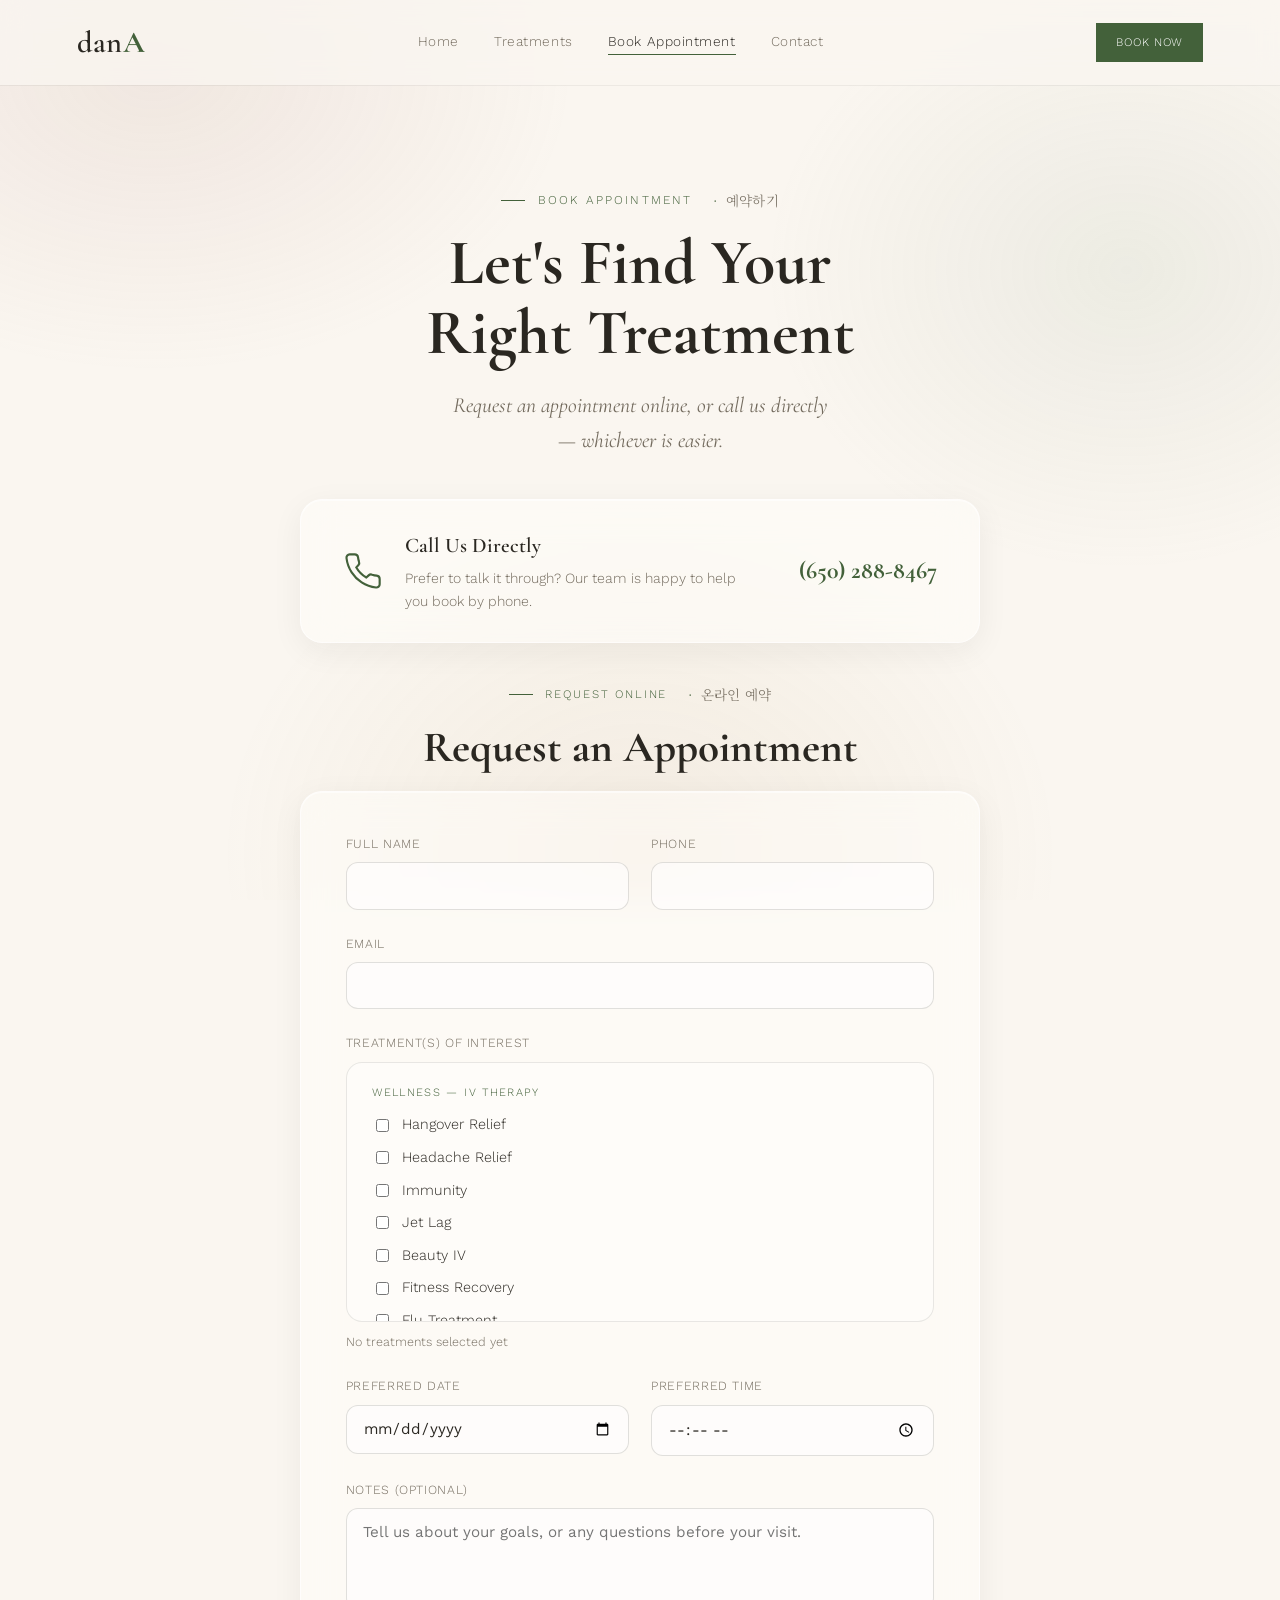
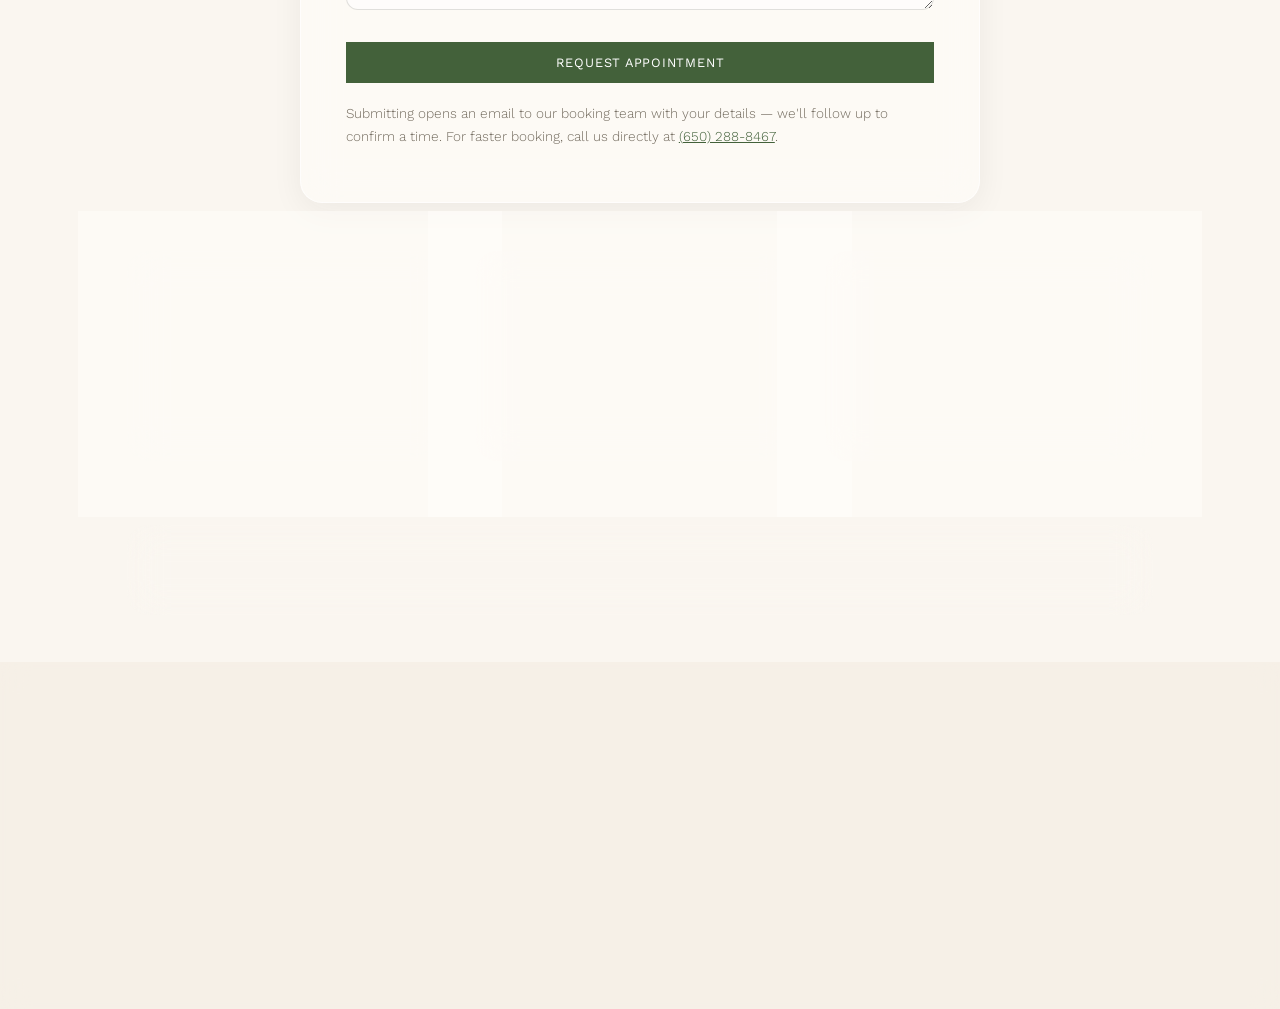
<file: book (2).html>
<!DOCTYPE html>
<html lang="en">
<head>
<meta charset="UTF-8">
<meta name="viewport" content="width=device-width, initial-scale=1.0">
<title>Book Appointment — danA Wellness</title>
<link rel="stylesheet" href="style.css">
</head>
<body>

<header class="site">
  <a href="index.html" class="logo"><span class="lc">dan</span><span class="cap">A</span></a>
  <nav class="main">
    <a href="index.html">Home</a>
    <a href="treatments.html">Treatments</a>
    <a href="book.html" class="active">Book Appointment</a>
    <a href="contact.html">Contact</a>
  </nav>
  <div style="display:flex;align-items:center;gap:1rem;">
    <a href="book.html" class="btn filled small">Book Now</a>
    <button class="nav-toggle" aria-label="Menu"><span></span><span></span><span></span></button>
  </div>
</header>

<section class="page-hero" style="padding-bottom:2.5rem;">
  <div class="eyebrow" style="justify-content:center;">Book Appointment<span class="kr-inline"><span class="dot">·</span>예약하기</span></div>
  <h1>Let's Find Your<br>Right Treatment</h1>
  <p class="sub" style="margin-top:1rem;">Request an appointment online, or call us directly — whichever is easier.</p>
</section>

<section class="wrap" style="padding-top:0; padding-bottom:2.5rem;">
  <a href="tel:+16502888467" class="call-banner glass">
    <div class="cb-left">
      <div class="ic"><svg viewBox="0 0 24 24" fill="none" stroke="currentColor" stroke-width="1.3"><path d="M22 16.9v3a2 2 0 0 1-2.2 2 19.8 19.8 0 0 1-8.6-3.1 19.5 19.5 0 0 1-6-6A19.8 19.8 0 0 1 2.1 4.2 2 2 0 0 1 4 2h3a2 2 0 0 1 2 1.7c.1.9.3 1.8.6 2.7a2 2 0 0 1-.4 2.1L8 9.9a16 16 0 0 0 6 6l1.4-1.3a2 2 0 0 1 2.1-.4c.9.3 1.8.5 2.7.6a2 2 0 0 1 1.8 2Z"/></svg></div>
      <div>
        <h3>Call Us Directly</h3>
        <p>Prefer to talk it through? Our team is happy to help you book by phone.</p>
      </div>
    </div>
    <span class="cb-number">(650) 288-8467</span>
  </a>
</section>

<section class="wrap" id="booking-form" style="padding-top:0;">
  <div class="eyebrow" style="justify-content:center;">Request Online<span class="kr-inline"><span class="dot">·</span>온라인 예약</span></div>
  <h2 style="text-align:center;">Request an Appointment</h2>
  <div class="form-wrap glass">
    <form id="bookingForm">
      <div class="field-row">
        <div class="field">
          <label for="b-name">Full Name</label>
          <input type="text" id="b-name" required>
        </div>
        <div class="field">
          <label for="b-phone">Phone</label>
          <input type="tel" id="b-phone" required>
        </div>
      </div>

      <div class="field">
        <label for="b-email">Email</label>
        <input type="email" id="b-email" required>
      </div>

      <div class="field">
        <label>Treatment(s) of Interest</label>
        <div class="check-groups" id="treatmentChecks">
          <fieldset>
            <legend>Wellness — IV Therapy</legend>
            <label><input type="checkbox" value="Hangover Relief">Hangover Relief</label>
            <label><input type="checkbox" value="Headache Relief">Headache Relief</label>
            <label><input type="checkbox" value="Immunity">Immunity</label>
            <label><input type="checkbox" value="Jet Lag">Jet Lag</label>
            <label><input type="checkbox" value="Beauty IV">Beauty IV</label>
            <label><input type="checkbox" value="Fitness Recovery">Fitness Recovery</label>
            <label><input type="checkbox" value="Flu Treatment">Flu Treatment</label>
            <label><input type="checkbox" value="Myers Cocktail">Myers Cocktail</label>
            <label><input type="checkbox" value="Food Poisoning Support">Food Poisoning Support</label>
            <label><input type="checkbox" value="Post-Surgery Support">Post-Surgery Support</label>
            <label><input type="checkbox" value="NAD+ IV Therapy">NAD+ IV Therapy</label>
          </fieldset>
          <fieldset>
            <legend>Wellness — Injections</legend>
            <label><input type="checkbox" value="Vitamin B12">Vitamin B12</label>
            <label><input type="checkbox" value="Vitamin D3">Vitamin D3</label>
            <label><input type="checkbox" value="Glutathione">Glutathione</label>
            <label><input type="checkbox" value="Biotin">Biotin</label>
            <label><input type="checkbox" value="GLP-1 Microdosing">GLP-1 Microdosing</label>
          </fieldset>
          <fieldset>
            <legend>Aesthetics</legend>
            <label><input type="checkbox" value="Neurotoxins (Botox / Dysport / Xeomin)">Neurotoxins (Botox / Dysport / Xeomin)</label>
            <label><input type="checkbox" value="Dermal Fillers">Dermal Fillers</label>
            <label><input type="checkbox" value="Skin Boosters">Skin Boosters</label>
            <label><input type="checkbox" value="RF Microneedling">RF Microneedling</label>
            <label><input type="checkbox" value="Oligio Skin Tightening">Oligio Skin Tightening</label>
            <label><input type="checkbox" value="Dermotoxin">Dermotoxin</label>
          </fieldset>
          <fieldset>
            <legend>Signature Korean Skin Treatments</legend>
            <label><input type="checkbox" value="The Upkeeper — $219">The Upkeeper — $219</label>
            <label><input type="checkbox" value="The Devotee — $349">The Devotee — $349</label>
            <label><input type="checkbox" value="The Disciple — $949">The Disciple — $949</label>
            <label><input type="checkbox" value="The Evangelist — $1,499">The Evangelist — $1,499</label>
            <label><input type="checkbox" value="The Idealist — $2,199">The Idealist — $2,199</label>
          </fieldset>
          <fieldset>
            <legend>Special Offers</legend>
            <label><input type="checkbox" value="Xeomin Botox Bank">Xeomin Botox Bank</label>
            <label><input type="checkbox" value="Choose Your Own IV Package">Choose Your Own IV Package</label>
            <label><input type="checkbox" value="Oligio + Rejuran + Beauty IV Special">Oligio + Rejuran + Beauty IV Special</label>
          </fieldset>
          <fieldset>
            <legend>Not Sure Yet</legend>
            <label><input type="checkbox" value="I'd like a consultation">I'd like a consultation</label>
          </fieldset>
        </div>
        <span class="selected-count" id="selectedCount">No treatments selected yet</span>
      </div>

      <div class="field-row">
        <div class="field">
          <label for="b-date">Preferred Date</label>
          <input type="date" id="b-date">
        </div>
        <div class="field">
          <label for="b-time">Preferred Time</label>
          <input type="time" id="b-time">
        </div>
      </div>

      <div class="field">
        <label for="b-notes">Notes (optional)</label>
        <textarea id="b-notes" rows="4" placeholder="Tell us about your goals, or any questions before your visit."></textarea>
      </div>

      <button type="submit" class="btn filled" style="width:100%; justify-content:center;">Request Appointment</button>
      <p class="form-note">Submitting opens an email to our booking team with your details — we'll follow up to confirm a time. For faster booking, call us directly at <a href="tel:+16502888467" style="color:var(--rose-deep);">(650) 288-8467</a>.</p>
    </form>

    <div class="form-success" id="bookSuccess">
      Thank you — your email client should now be open with your request. If it didn't open, please email us directly at <a href="mailto:contact@danawellness.com" style="color:var(--rose-deep);">contact@danawellness.com</a>.
    </div>
  </div>
</section>

<section class="wrap" style="padding-top:3rem;">
  <div class="info-grid">
    <div class="info-card glass">
      <div class="ic"><svg viewBox="0 0 24 24" fill="none" stroke="currentColor" stroke-width="1.3"><path d="M4 5h16v14H4z"/><path d="M4 8h16"/><path d="M8 3v4M16 3v4"/></svg></div>
      <h4>Hours</h4>
      <p>[Add clinic hours here]<br>e.g. Tue–Sat, 10am–6pm</p>
    </div>
    <div class="info-card glass">
      <div class="ic"><svg viewBox="0 0 24 24" fill="none" stroke="currentColor" stroke-width="1.3"><path d="M22 16.9v3a2 2 0 0 1-2.2 2 19.8 19.8 0 0 1-8.6-3.1 19.5 19.5 0 0 1-6-6A19.8 19.8 0 0 1 2.1 4.2 2 2 0 0 1 4 2h3a2 2 0 0 1 2 1.7c.1.9.3 1.8.6 2.7a2 2 0 0 1-.4 2.1L8 9.9a16 16 0 0 0 6 6l1.4-1.3a2 2 0 0 1 2.1-.4c.9.3 1.8.5 2.7.6a2 2 0 0 1 1.8 2Z"/></svg></div>
      <h4>Call Us</h4>
      <p><a href="tel:+16502888467" style="color:inherit;">(650) 288-8467</a></p>
    </div>
    <div class="info-card glass">
      <div class="ic"><svg viewBox="0 0 24 24" fill="none" stroke="currentColor" stroke-width="1.3"><rect x="3" y="5" width="18" height="14" rx="1"/><path d="M3 7l9 6 9-6"/></svg></div>
      <h4>Email</h4>
      <p><a href="mailto:contact@danawellness.com" style="color:inherit;">contact@danawellness.com</a></p>
    </div>
  </div>

  <details class="guidance glass">
    <summary>Treatment Guidance</summary>
    <p>Each treatment is personalized to the individual's skin, health history, goals, and treatment plan. Medical consultations, pre-care instructions, post-care instructions, expected results, and frequently asked questions are provided as part of the treatment experience when applicable.</p>
  </details>
</section>

<footer class="site">
  <div class="wrap">
    <div class="foot-grid">
      <div>
        <div class="foot-logo"><span class="lc">dan</span><span class="cap">A</span> Wellness</div>
        <p class="foot-desc">Beauty and wellness, together. Personalized aesthetic and wellness care rooted in Korean skincare philosophy.</p>
      </div>
      <div class="foot-col">
        <h5>Visit</h5>
        <a href="index.html">Home</a>
        <a href="treatments.html">Treatments</a>
        <a href="book.html">Book Appointment</a>
        <a href="contact.html">Contact</a>
      </div>
      <div class="foot-col">
        <h5>Contact</h5>
        <a href="mailto:contact@danawellness.com">contact@danawellness.com</a>
        <a href="tel:+16502888467">(650) 288-8467</a>
        <a href="contact.html">215 N San Mateo Dr, San Mateo, CA 94401</a>
      </div>
    </div>
    <div class="foot-bottom">
      <span>© 2026 danA Wellness.</span>
      <span>단아하다 · graceful, refined, quietly elegant.</span>
    </div>
  </div>
</footer>
<script src="script.js"></script>
</body>
</html>
</file>
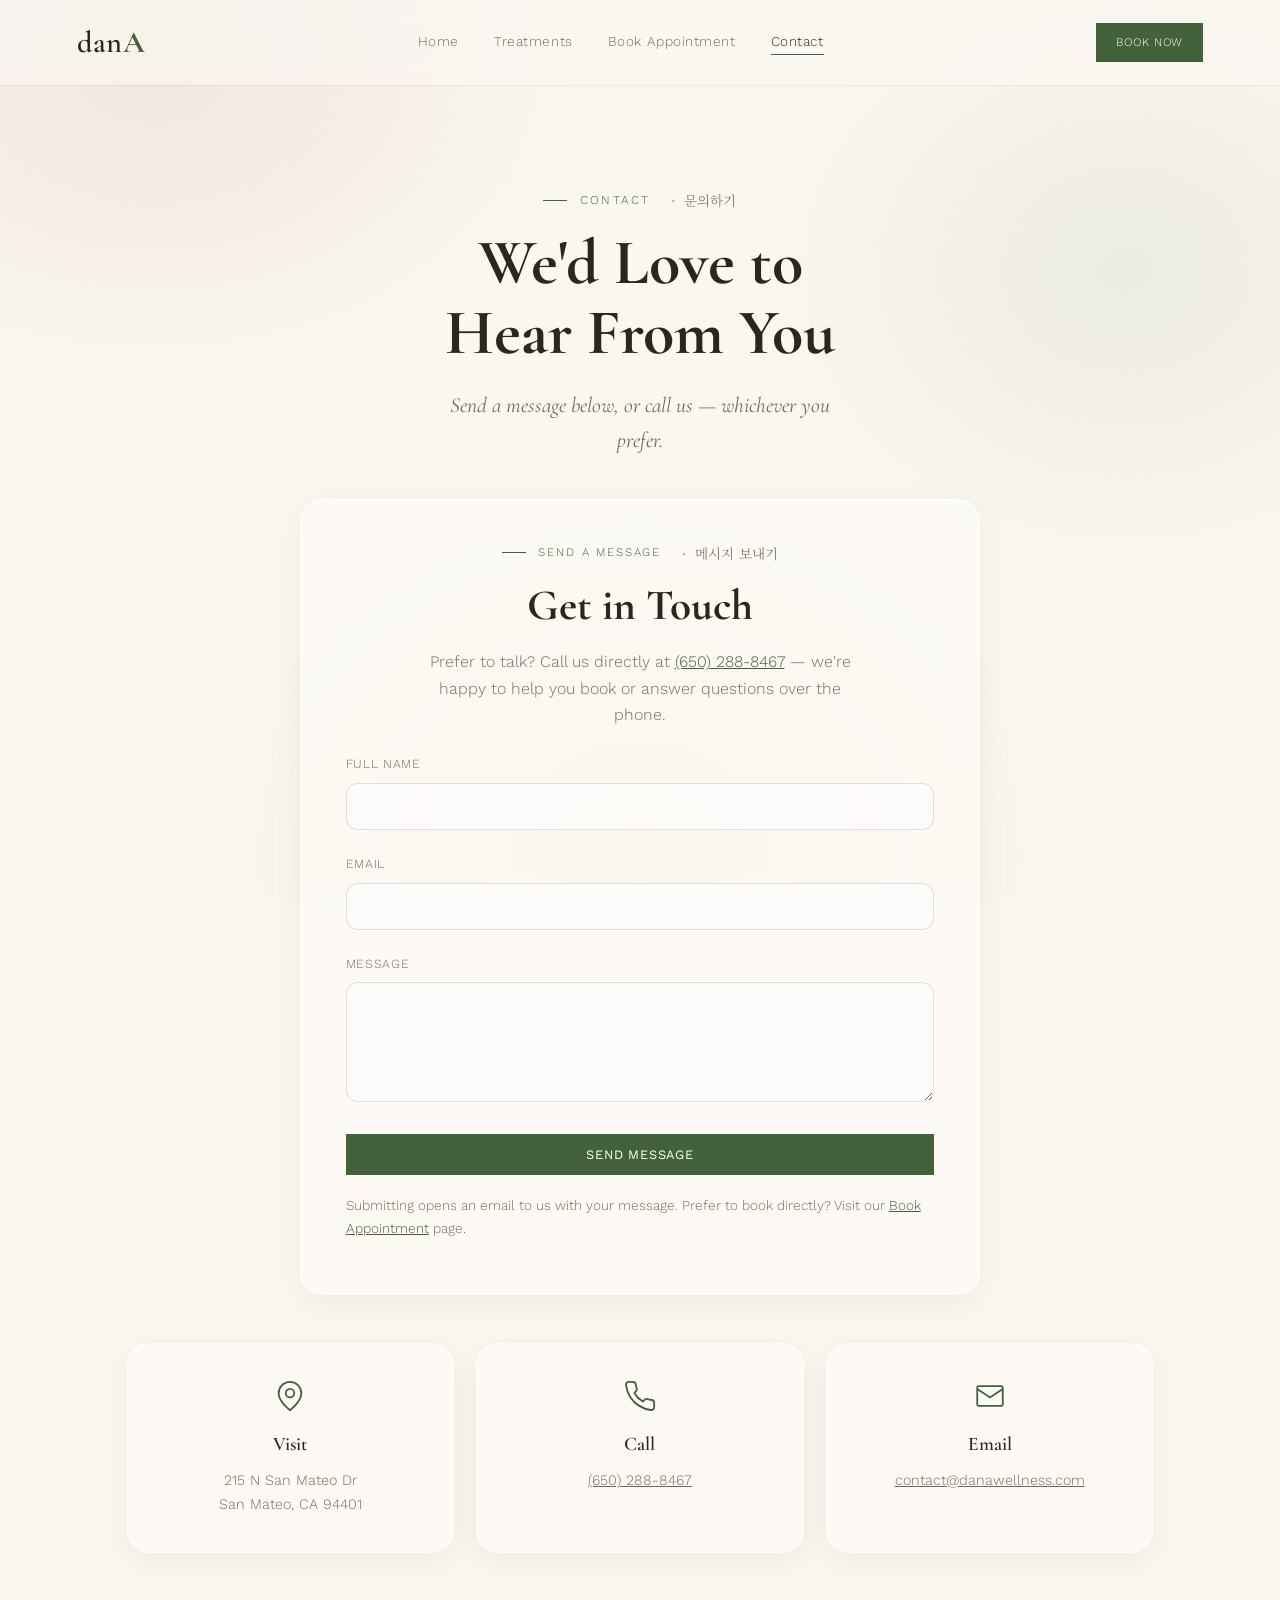
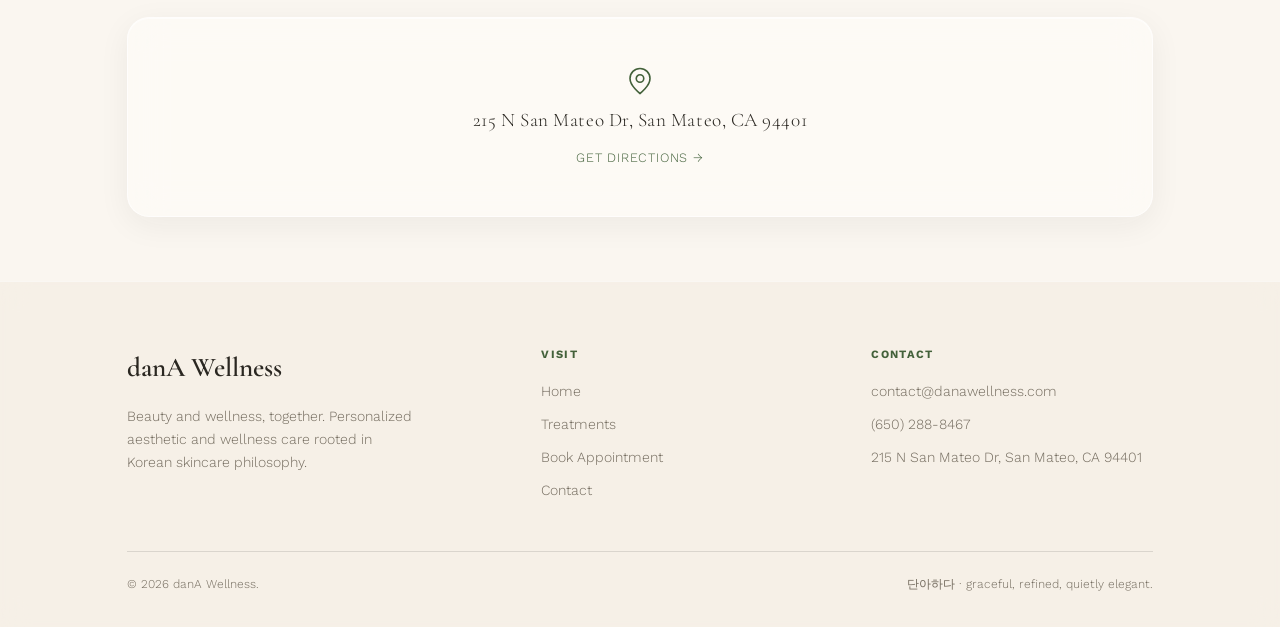
<file: contact (2).html>
<!DOCTYPE html>
<html lang="en">
<head>
<meta charset="UTF-8">
<meta name="viewport" content="width=device-width, initial-scale=1.0">
<title>Contact — danA Wellness</title>
<link rel="stylesheet" href="style.css">
</head>
<body>

<header class="site">
  <a href="index.html" class="logo"><span class="lc">dan</span><span class="cap">A</span></a>
  <nav class="main">
    <a href="index.html">Home</a>
    <a href="treatments.html">Treatments</a>
    <a href="book.html">Book Appointment</a>
    <a href="contact.html" class="active">Contact</a>
  </nav>
  <div style="display:flex;align-items:center;gap:1rem;">
    <a href="book.html" class="btn filled small">Book Now</a>
    <button class="nav-toggle" aria-label="Menu"><span></span><span></span><span></span></button>
  </div>
</header>

<section class="page-hero" style="padding-bottom:2.5rem;">
  <div class="eyebrow" style="justify-content:center;">Contact<span class="kr-inline"><span class="dot">·</span>문의하기</span></div>
  <h1>We'd Love to<br>Hear From You</h1>
  <p class="sub" style="margin-top:1rem;">Send a message below, or call us — whichever you prefer.</p>
</section>

<section class="wrap" style="padding-top:0;">
  <div class="form-wrap glass">
    <div class="eyebrow" style="justify-content:center;">Send a Message<span class="kr-inline"><span class="dot">·</span>메시지 보내기</span></div>
    <h2 style="text-align:center;">Get in Touch</h2>
    <p style="text-align:center; margin:0 auto 1.6rem; max-width:44ch;">Prefer to talk? Call us directly at <a href="tel:+16502888467" style="color:var(--rose-deep);">(650) 288-8467</a> — we're happy to help you book or answer questions over the phone.</p>
    <form id="contactForm" style="margin-top:1.5rem;">
      <div class="field">
        <label for="c-name">Full Name</label>
        <input type="text" id="c-name" required>
      </div>
      <div class="field">
        <label for="c-email">Email</label>
        <input type="email" id="c-email" required>
      </div>
      <div class="field">
        <label for="c-message">Message</label>
        <textarea id="c-message" rows="5" required></textarea>
      </div>
      <button type="submit" class="btn filled" style="width:100%; justify-content:center;">Send Message</button>
      <p class="form-note">Submitting opens an email to us with your message. Prefer to book directly? Visit our <a href="book.html" style="color:var(--rose-deep);">Book Appointment</a> page.</p>
    </form>
    <div class="form-success" id="contactSuccess">
      Thank you for reaching out — your email client should now be open with your message. If it didn't open, please email us directly at <a href="mailto:contact@danawellness.com" style="color:var(--rose-deep);">contact@danawellness.com</a>.
    </div>
  </div>
</section>

<section class="wrap" style="padding-top:3rem;">
  <div class="info-grid">
    <div class="info-card glass">
      <div class="ic"><svg viewBox="0 0 24 24" fill="none" stroke="currentColor" stroke-width="1.3"><path d="M20 10c0 6-8 12-8 12S4 16 4 10a8 8 0 0 1 16 0Z"/><circle cx="12" cy="10" r="3"/></svg></div>
      <h4>Visit</h4>
      <p>215 N San Mateo Dr<br>San Mateo, CA 94401</p>
    </div>
    <div class="info-card glass">
      <div class="ic"><svg viewBox="0 0 24 24" fill="none" stroke="currentColor" stroke-width="1.3"><path d="M22 16.9v3a2 2 0 0 1-2.2 2 19.8 19.8 0 0 1-8.6-3.1 19.5 19.5 0 0 1-6-6A19.8 19.8 0 0 1 2.1 4.2 2 2 0 0 1 4 2h3a2 2 0 0 1 2 1.7c.1.9.3 1.8.6 2.7a2 2 0 0 1-.4 2.1L8 9.9a16 16 0 0 0 6 6l1.4-1.3a2 2 0 0 1 2.1-.4c.9.3 1.8.5 2.7.6a2 2 0 0 1 1.8 2Z"/></svg></div>
      <h4>Call</h4>
      <p><a href="tel:+16502888467" style="color:inherit;">(650) 288-8467</a></p>
    </div>
    <div class="info-card glass">
      <div class="ic"><svg viewBox="0 0 24 24" fill="none" stroke="currentColor" stroke-width="1.3"><rect x="3" y="5" width="18" height="14" rx="1"/><path d="M3 7l9 6 9-6"/></svg></div>
      <h4>Email</h4>
      <p><a href="mailto:contact@danawellness.com" style="color:inherit;">contact@danawellness.com</a></p>
    </div>
  </div>

  <a href="https://www.google.com/maps/search/?api=1&query=215+N+San+Mateo+Dr,+San+Mateo,+CA+94401" target="_blank" rel="noopener" class="map-block glass" style="text-decoration:none; flex-direction:column; gap:.6rem;">
    <svg width="30" height="30" viewBox="0 0 24 24" fill="none" stroke="currentColor" stroke-width="1.3" style="color:var(--rose-deep);"><path d="M20 10c0 6-8 12-8 12S4 16 4 10a8 8 0 0 1 16 0Z"/><circle cx="12" cy="10" r="3"/></svg>
    <span style="color:var(--ink); font-family:'Cormorant Garamond', serif; font-size:1.2rem;">215 N San Mateo Dr, San Mateo, CA 94401</span>
    <span style="font-size:.8rem; letter-spacing:.06em; text-transform:uppercase; color:var(--rose-deep);">Get Directions →</span>
  </a>
</section>

<footer class="site">
  <div class="wrap">
    <div class="foot-grid">
      <div>
        <div class="foot-logo"><span class="lc">dan</span><span class="cap">A</span> Wellness</div>
        <p class="foot-desc">Beauty and wellness, together. Personalized aesthetic and wellness care rooted in Korean skincare philosophy.</p>
      </div>
      <div class="foot-col">
        <h5>Visit</h5>
        <a href="index.html">Home</a>
        <a href="treatments.html">Treatments</a>
        <a href="book.html">Book Appointment</a>
        <a href="contact.html">Contact</a>
      </div>
      <div class="foot-col">
        <h5>Contact</h5>
        <a href="mailto:contact@danawellness.com">contact@danawellness.com</a>
        <a href="tel:+16502888467">(650) 288-8467</a>
        <a href="contact.html">215 N San Mateo Dr, San Mateo, CA 94401</a>
      </div>
    </div>
    <div class="foot-bottom">
      <span>© 2026 danA Wellness.</span>
      <span>단아하다 · graceful, refined, quietly elegant.</span>
    </div>
  </div>
</footer>
<script src="script.js"></script>
</body>
</html>
</file>
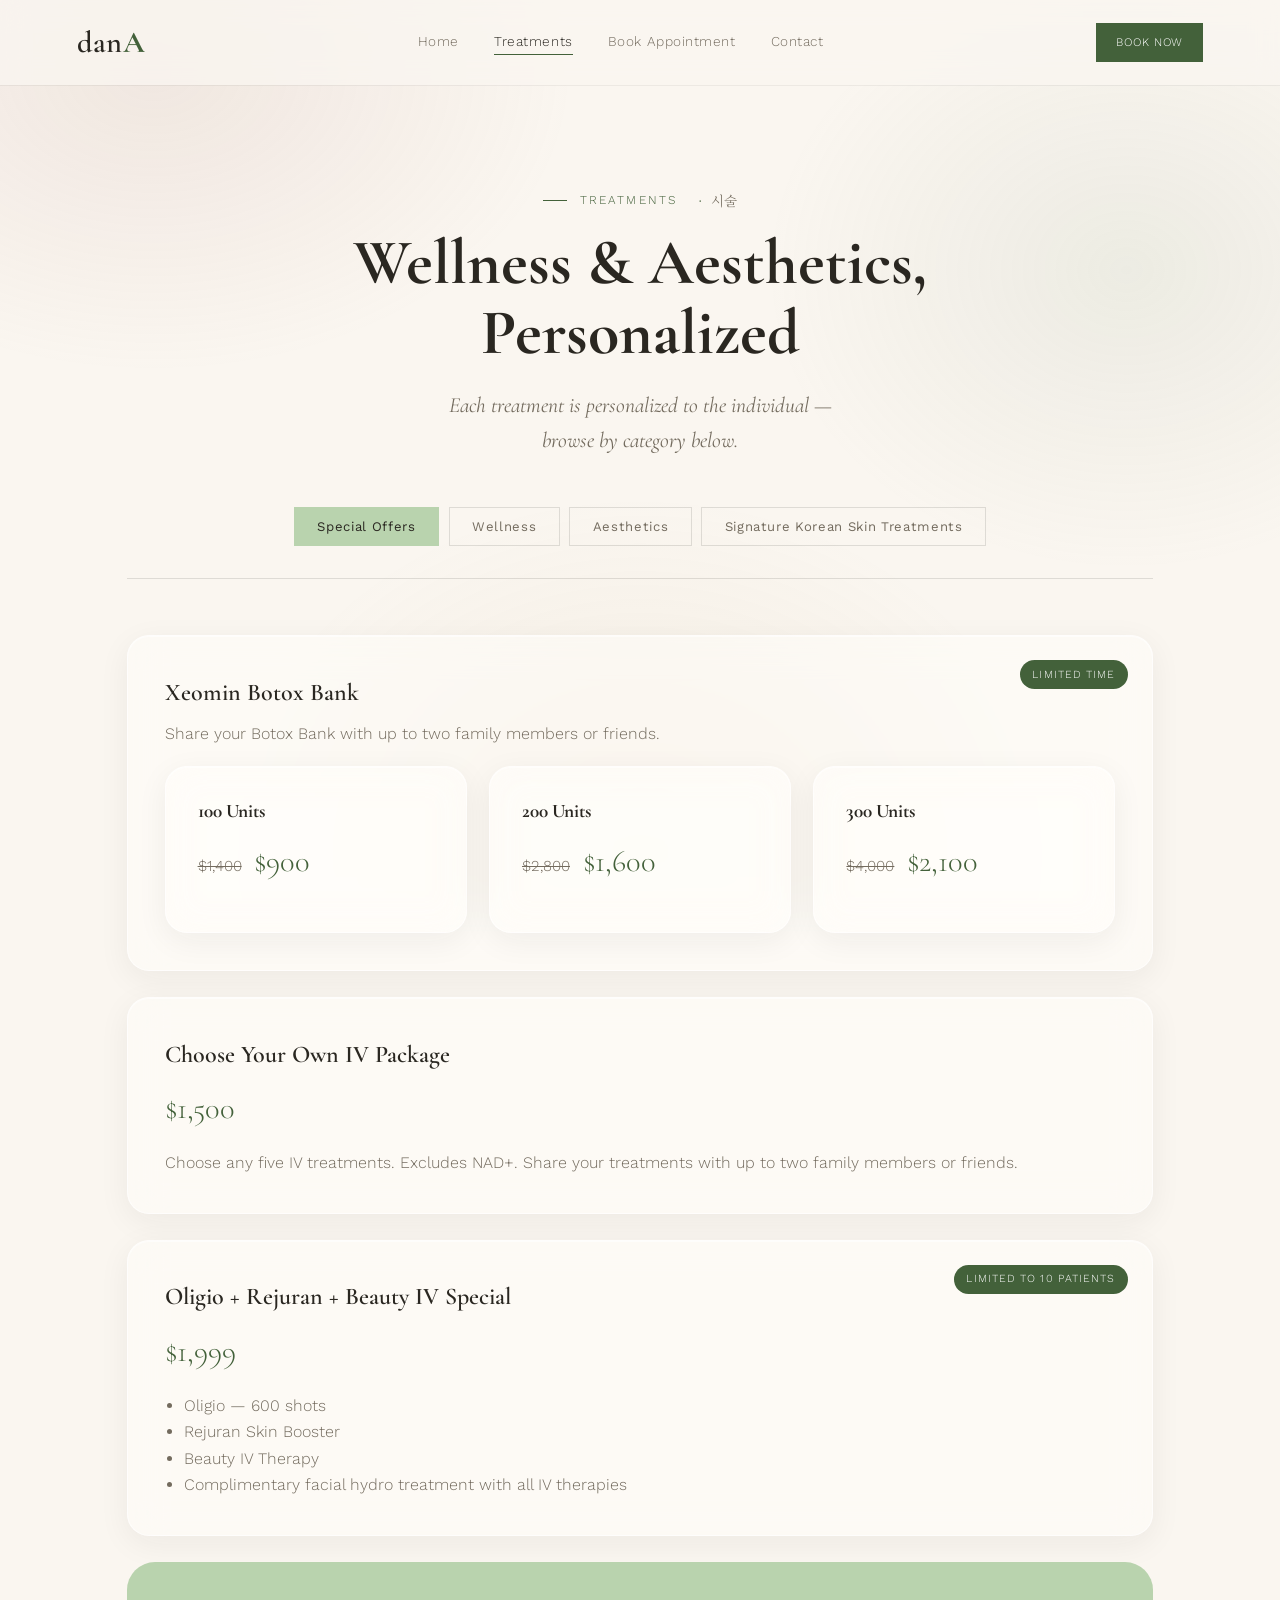
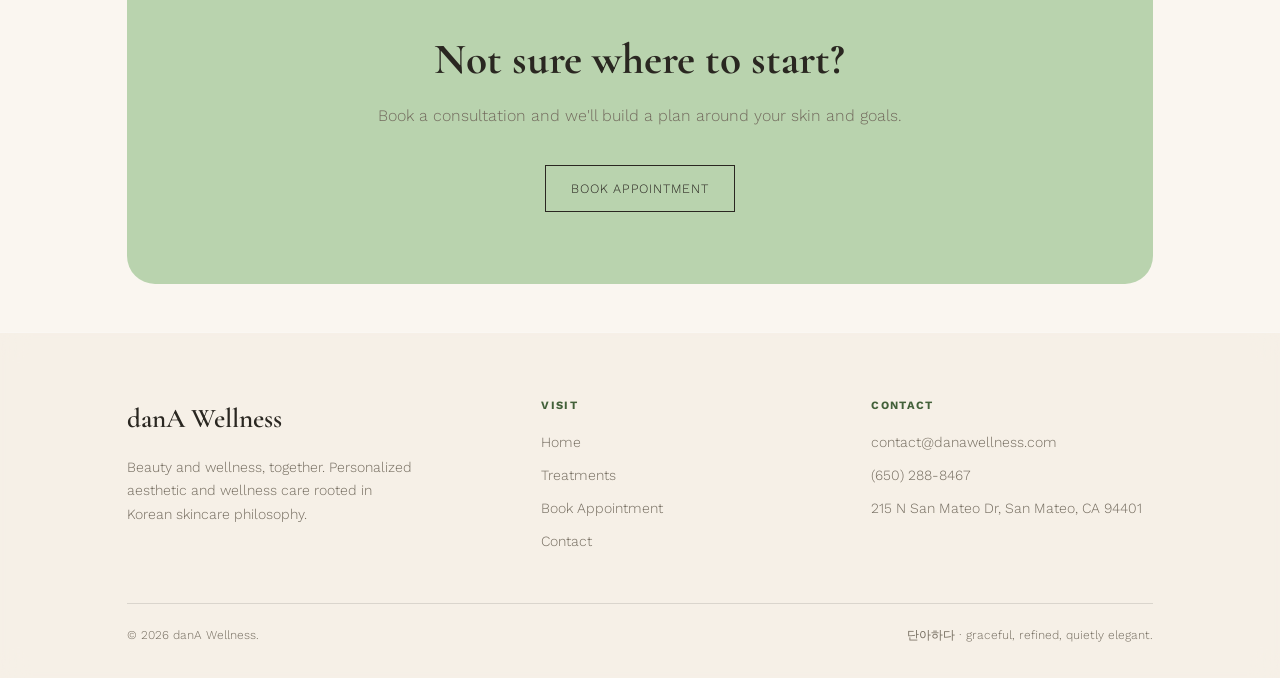
<file: treatments (2).html>
<!DOCTYPE html>
<html lang="en">
<head>
<meta charset="UTF-8">
<meta name="viewport" content="width=device-width, initial-scale=1.0">
<title>Treatments — danA Wellness</title>
<link rel="stylesheet" href="style.css">
</head>
<body>

<header class="site">
  <a href="index.html" class="logo"><span class="lc">dan</span><span class="cap">A</span></a>
  <nav class="main">
    <a href="index.html">Home</a>
    <a href="treatments.html" class="active">Treatments</a>
    <a href="book.html">Book Appointment</a>
    <a href="contact.html">Contact</a>
  </nav>
  <div style="display:flex;align-items:center;gap:1rem;">
    <a href="book.html" class="btn filled small">Book Now</a>
    <button class="nav-toggle" aria-label="Menu"><span></span><span></span><span></span></button>
  </div>
</header>

<section class="page-hero" style="padding-bottom:0;">
  <div class="eyebrow" style="justify-content:center;">Treatments<span class="kr-inline"><span class="dot">·</span>시술</span></div>
  <h1>Wellness &amp; Aesthetics,<br>Personalized</h1>
  <p class="sub">Each treatment is personalized to the individual — browse by category below.</p>
</section>

<section class="wrap" style="padding-top:3rem;">
  <div class="tabs">
    <button class="tab-btn active" data-tab="tab-offers">Special Offers</button>
    <button class="tab-btn" data-tab="tab-wellness">Wellness</button>
    <button class="tab-btn" data-tab="tab-aesthetics">Aesthetics</button>
    <button class="tab-btn" data-tab="tab-signature">Signature Korean Skin Treatments</button>
  </div>

  <!-- ===================== WELLNESS ===================== -->
  <div class="tab-panel" id="tab-wellness">

    <div class="group-title">IV Hydration &amp; Nutrient Therapy</div>
    <p class="group-sub">Tap any treatment to see what's included and its benefits.</p>

    <details class="item glass">
      <summary><span>Hangover Relief <span class="price">$299</span></span><span class="plus">+</span></summary>
      <div class="item-body">
        <p>Why spend an entire day recuperating? Get hangover recovery as soon as you need it. This IV revival drip can help alleviate headaches and nausea while helping you get back on your feet with a boost of energy and hydration.</p>
        <div class="cols">
          <div><h4>What's Included</h4><ul><li>B Complex</li><li>Zofran</li><li>Toradol</li></ul></div>
          <div><h4>Benefits</h4><ul><li>Headache relief</li><li>Nausea relief</li><li>Natural energy support</li><li>Rehydration</li><li>Replenishment of essential minerals and electrolytes</li><li>Relief from fatigue and stress</li><li>pH balance</li></ul></div>
        </div>
      </div>
    </details>

    <details class="item glass">
      <summary><span>Headache Relief <span class="price">$399</span></span><span class="plus">+</span></summary>
      <div class="item-body">
        <p>Who has time for headaches? Our Headache Relief IV Therapy contains anti-inflammatory medication and vitamins to help alleviate symptoms and support recovery.</p>
        <div class="cols">
          <div><h4>What's Included</h4><ul><li>Magnesium</li><li>Toradol</li><li>Benadryl</li></ul></div>
          <div><h4>Benefits</h4><ul><li>Headache relief</li><li>Nausea relief</li><li>Rehydration</li><li>Replenishment of essential nutrients</li></ul></div>
        </div>
      </div>
    </details>

    <details class="item glass">
      <summary><span>Immunity <span class="price">$349</span></span><span class="plus">+</span></summary>
      <div class="item-body">
        <p>Your immune system works hard to protect your body. Our Immunity IV Therapy provides essential nutrients to support your body's natural defenses.</p>
        <div class="cols">
          <div><h4>What's Included</h4><ul><li>Vitamin C</li><li>B Complex</li><li>Zinc</li><li>B12</li></ul></div>
          <div><h4>Benefits</h4><ul><li>Immune system support</li><li>Support for fighting infections</li><li>Replenishment of essential minerals and electrolytes</li><li>Natural energy support</li><li>Rehydration</li><li>pH balance</li></ul></div>
        </div>
      </div>
    </details>

    <details class="item glass">
      <summary><span>Jet Lag <span class="price">$389</span></span><span class="plus">+</span></summary>
      <div class="item-body">
        <p>Traveling across different time zones doesn't need to be a challenge. Our Jet Lag IV Therapy helps support your body's adjustment to changing time zones while providing energy and hydration.</p>
        <div class="cols">
          <div><h4>What's Included</h4><ul><li>Vitamin C</li><li>B Complex</li><li>Zinc</li><li>Magnesium</li><li>B12</li><li>Toradol</li><li>Pepcid</li></ul></div>
          <div><h4>Benefits</h4><ul><li>Headache relief</li><li>Anti-inflammatory support</li><li>Immune system support</li><li>Natural energy support</li><li>Rehydration</li><li>Replenishment of essential minerals and electrolytes</li></ul></div>
        </div>
      </div>
    </details>

    <details class="item glass">
      <summary><span>Beauty <span class="price">$399</span></span><span class="plus">+</span></summary>
      <div class="item-body">
        <p>Want to look and feel your very best? Our Beauty IV Therapy provides hydration and nutrients to support the health and appearance of your hair, skin, and nails.</p>
        <div class="cols">
          <div><h4>What's Included</h4><ul><li>Vitamin C</li><li>B Complex</li><li>Biotin</li><li>Glutathione</li></ul></div>
          <div><h4>Benefits</h4><ul><li>Supports the health, look, and feel of hair, skin, and nails</li><li>Cleanses and hydrates from the inside out</li><li>Supports antioxidant protection</li><li>Helps replenish essential nutrients</li><li>pH balance</li></ul></div>
        </div>
      </div>
    </details>

    <details class="item glass">
      <summary><span>Fitness Recovery <span class="price">$329</span></span><span class="plus">+</span></summary>
      <div class="item-body">
        <p>Get an edge on your performance with our Fitness Recovery IV Treatment. Designed for athletes and active individuals, this IV nutrition therapy supports recovery and energy.</p>
        <div class="cols">
          <div><h4>What's Included</h4><ul><li>B Complex</li><li>Taurine or Carnitine</li></ul></div>
          <div><h4>Benefits</h4><ul><li>Enhanced athletic performance</li><li>Supports muscle recovery and regeneration</li><li>Natural energy support</li><li>pH balance</li></ul></div>
        </div>
      </div>
    </details>

    <details class="item glass">
      <summary><span>Flu Treatment <span class="price">$399</span></span><span class="plus">+</span></summary>
      <div class="item-body">
        <p>Our Cold and Flu IV Treatment provides essential nutrients to support the immune system and help alleviate aches, pains, and other symptoms associated with illness.</p>
        <div class="cols">
          <div><h4>What's Included</h4><ul><li>Vitamin C</li><li>B Complex</li><li>Zinc</li><li>Magnesium</li><li>B12</li><li>Toradol</li><li>Pepcid</li></ul></div>
          <div><h4>Benefits</h4><ul><li>Headache and body ache relief</li><li>Anti-inflammatory support</li><li>Nausea relief</li><li>Immune system support</li><li>Energy and rehydration support</li></ul></div>
        </div>
      </div>
    </details>

    <details class="item glass">
      <summary><span>Myers Cocktail <span class="price">$299</span></span><span class="plus">+</span></summary>
      <div class="item-body">
        <p>The world-famous Myers Cocktail IV provides a blend of vitamins and minerals designed to support the body's natural systems. It may be used to support individuals experiencing migraine headaches, allergies, anxiety, muscle spasms, colds, flu, fatigue, and other concerns.</p>
        <div class="cols">
          <div><h4>What's Included</h4><ul><li>Vitamin C</li><li>B Complex</li><li>Magnesium</li><li>B12</li></ul></div>
          <div><h4>Potential Benefits</h4><ul><li>Mood support</li><li>Fatigue support</li><li>Muscle recovery</li><li>Support for muscle spasms and menstrual cramps</li><li>Athletic performance support</li><li>Immune system support</li></ul></div>
        </div>
      </div>
    </details>

    <details class="item glass">
      <summary><span>Food Poisoning Support <span class="price">$299</span></span><span class="plus">+</span></summary>
      <div class="item-body">
        <p>This IV therapy helps replenish fluids and electrolytes lost due to vomiting and diarrhea, which can help prevent dehydration and support recovery.</p>
        <div class="cols">
          <div><h4>What's Included</h4><ul><li>B Complex</li><li>Zofran</li><li>Toradol</li></ul></div>
          <div><h4>Benefits</h4><ul><li>Replenishes fluids and electrolytes</li><li>Supports recovery from dehydration</li><li>Helps restore energy levels</li><li>Provides anti-nausea support</li></ul></div>
        </div>
      </div>
    </details>

    <details class="item glass">
      <summary><span>Post-Surgery Support <span class="price">$349</span></span><span class="plus">+</span></summary>
      <div class="item-body">
        <p>Our postoperative IV includes Vitamin C, B Complex, Zinc, and anti-nausea medication. This synergistic blend may support energy production, immune function, wound healing, and recovery.</p>
        <div class="cols">
          <div><h4>What's Included</h4><ul><li>Vitamin C</li><li>B Complex</li><li>Zinc</li><li>Zofran</li></ul></div>
        </div>
      </div>
    </details>

    <div class="group-title">NAD+ IV Therapy</div>
    <div class="simple-list glass">
      <div style="display:flex; gap:2rem; flex-wrap:wrap; margin-bottom:.8rem;">
        <h3 style="margin:0;">NAD+ 500 mg — <span style="color:var(--rose-deep);">$699</span></h3>
        <h3 style="margin:0;">NAD+ 1,000 mg — <span style="color:var(--rose-deep);">$899</span></h3>
      </div>
      <p style="margin:0;">NAD+ is a coenzyme involved in numerous cellular processes and has become increasingly popular as part of wellness and healthy-aging protocols. NAD+ IV therapy is designed to support cellular energy and overall wellness. Treatment protocols should be personalized based on individual needs and medical evaluation.</p>
    </div>

    <div class="group-title">Wellness Injections</div>
    <div class="card-grid">
      <div class="tcard glass"><h3>Vitamin B12</h3><p style="margin:0;">A vitamin booster designed to support energy, metabolism, and overall wellness.</p></div>
      <div class="tcard glass"><h3>Vitamin D3</h3><p style="margin:0;">Vitamin D plays an important role in bone, muscle, and immune health. Supplementation may be appropriate for individuals with insufficient Vitamin D levels.</p></div>
      <div class="tcard glass"><h3>Glutathione</h3><p style="margin:0;">A powerful antioxidant that supports the body's natural cellular defense systems.</p></div>
      <div class="tcard glass"><h3>Biotin</h3><p style="margin:0;">Supports the natural proteins involved in healthy hair and nails.</p></div>
    </div>

    <div class="group-title">GLP-1 Microdosing</div>
    <div class="simple-list glass">
      <p>GLP-1 microdosing is a personalized approach to weight management that uses a smaller dose of GLP-1 medication than standard regimens. These medications mimic a natural hormone that helps regulate appetite, digestion, and blood sugar.</p>
      <p style="margin:0;">By beginning at a lower dose and increasing gradually only as needed, microdosing may offer a more individualized approach to treatment. Treatment should be personalized and medically supervised.</p>
    </div>
  </div>

  <!-- ===================== AESTHETICS ===================== -->
  <div class="tab-panel" id="tab-aesthetics">

    <div class="group-title">Neurotoxins</div>
    <div class="simple-list glass"><ul><li>Botox</li><li>Dysport</li><li>Xeomin</li></ul></div>

    <div class="group-title">Dermal Fillers &amp; Collagen Stimulators</div>
    <div class="simple-list glass"><ul><li>Juvéderm</li><li>Restylane</li><li>Radiesse</li><li>Sculptra</li></ul></div>

    <div class="group-title">Skin Boosters</div>
    <div class="simple-list glass"><ul><li>Skinvive</li><li>Exosomes</li><li>Rejuran</li><li>PRP</li><li>NAD+</li><li>Glutathione</li><li>ECM</li></ul></div>

    <div class="group-title">Advanced Skin Treatments</div>
    <div class="simple-list glass">
      <ul>
        <li>RF Microneedling</li>
        <li>Acne Scar Treatment</li>
        <li>Hair Restoration
          <ul><li>PRP</li><li>Exosomes</li></ul>
        </li>
      </ul>
    </div>

    <div class="group-title">Skin Tightening</div>
    <details class="item glass">
      <summary><span>Oligio</span><span class="plus">+</span></summary>
      <div class="item-body">
        <p>Oligio is a non-invasive skin tightening and contouring treatment originating from South Korea that utilizes monopolar radiofrequency (RF) energy. By delivering targeted heat into the dermal and subcutaneous layers, it stimulates collagen production and helps tighten sagging skin without surgery or significant downtime.</p>
      </div>
    </details>
    <details class="item glass">
      <summary><span>Dermotoxin</span><span class="plus">+</span></summary>
      <div class="item-body">
        <p>Dermotoxin involves injecting small amounts of Botox into the dermis. It may help improve the appearance of fine lines, elasticity, pores, excess sebum, and overall skin lift.</p>
      </div>
    </details>
  </div>

  <!-- ===================== SPECIAL OFFERS ===================== -->
  <div class="tab-panel active" id="tab-offers">

    <div class="offer-card glass">
      <span class="tag">Limited Time</span>
      <h3>Xeomin Botox Bank</h3>
      <p style="margin:0 0 1.2rem;">Share your Botox Bank with up to two family members or friends.</p>
      <div class="card-grid cols-3" style="margin-bottom:0;">
        <div class="tcard glass">
          <h4 style="margin:0 0 .4rem; font-family:'Cormorant Garamond',serif; font-size:1.2rem;">100 Units</h4>
          <div class="offer-price"><span class="was">$1,400</span><span class="now">$900</span></div>
        </div>
        <div class="tcard glass">
          <h4 style="margin:0 0 .4rem; font-family:'Cormorant Garamond',serif; font-size:1.2rem;">200 Units</h4>
          <div class="offer-price"><span class="was">$2,800</span><span class="now">$1,600</span></div>
        </div>
        <div class="tcard glass">
          <h4 style="margin:0 0 .4rem; font-family:'Cormorant Garamond',serif; font-size:1.2rem;">300 Units</h4>
          <div class="offer-price"><span class="was">$4,000</span><span class="now">$2,100</span></div>
        </div>
      </div>
    </div>

    <div class="offer-card glass">
      <h3>Choose Your Own IV Package</h3>
      <div class="offer-price"><span class="now">$1,500</span></div>
      <p style="margin:0;">Choose any five IV treatments. Excludes NAD+. Share your treatments with up to two family members or friends.</p>
    </div>

    <div class="offer-card glass">
      <span class="tag">Limited to 10 Patients</span>
      <h3>Oligio + Rejuran + Beauty IV Special</h3>
      <div class="offer-price"><span class="now">$1,999</span></div>
      <ul style="margin:0; padding-left:1.2rem; color:var(--ink-soft);">
        <li>Oligio — 600 shots</li>
        <li>Rejuran Skin Booster</li>
        <li>Beauty IV Therapy</li>
        <li>Complimentary facial hydro treatment with all IV therapies</li>
      </ul>
    </div>
  </div>

  <!-- ===================== SIGNATURE ===================== -->
  <div class="tab-panel" id="tab-signature">
    <p class="group-sub" style="margin-bottom:2.4rem;">Our signature line of Korean skin treatments, from a quick reset to a full regenerative protocol.</p>

    <div class="sig-card glass">
      <div class="sig-head"><h3>The Upkeeper</h3><span class="sig-price">$219</span></div>
      <div class="sig-meta">45 minutes · Flat rate — no tip · Facial treatment — no consultation required</div>
      <p>A top-of-the-line Korean Hydrafacial with extractions and skin boosters customized to your skin's needs. Korean hydrofacial technology is known for creating a glass-skin effect — this powerful hydrodermabrasion treatment combines cleansing, exfoliation, extraction, hydration, and antioxidant protection.</p>
      <p>Unlike traditional hydrofacials, our serums include Centella Asiatica, a renowned Korean skincare ingredient known for its soothing and anti-inflammatory properties. Finishes with a skin-strengthening ampoule and modeling mask to help improve the appearance of wrinkles, fine lines, blackheads, and acne.</p>
      <p style="margin:0;"><strong>Treatment may include:</strong></p>
      <ul><li>High-frequency therapy</li><li>LED light therapy</li><li>Additional extractions</li></ul>
    </div>

    <div class="sig-card glass">
      <div class="sig-head"><h3>The Devotee</h3><span class="sig-price">$349</span></div>
      <div class="sig-meta">45 minutes · Flat rate — no tip · Facial treatment — no consultation required</div>
      <p>A cutting-edge skin regeneration treatment from South Korea that combines nanoneedling with advanced topical skin-regeneration ingredients. Spicules — tiny topical needles derived from hydrolyzed sea sponges — help stimulate skin regeneration through microdermabrasion and chemical exfoliation.</p>
      <p style="margin:0;">Exosomes support communication between skin cells and may help support the skin's natural regenerative processes.</p>
    </div>

    <div class="sig-card glass">
      <div class="sig-head"><h3>The Disciple</h3><span class="sig-price">$949</span></div>
      <div class="sig-meta">75 minutes · Flat rate — no tip · Medical consultation included in the first 30 minutes</div>
      <p>Medical microneedling paired with advanced skin boosters to improve skin resilience, texture, and elasticity. Controlled micro-injury stimulates collagen renewal while helping active ingredients absorb more deeply for smoother, stronger, clearer skin.</p>
      <p>The Disciple is a foundational, preventative treatment designed to strengthen skin over time — not simply chase short-term glow. Depending on your goals, treatment may be paired with advanced Korean skin boosters such as:</p>
      <ul><li>Rejuran HB</li><li>Rejuran Healer</li><li>Juvelook</li><li>Exosomes</li><li>Skinvive</li></ul>
      <p style="margin:.8rem 0 0;">Redness is expected as the skin begins its repair process. Skin preparation and aftercare are provided by our medical team.</p>
    </div>

    <div class="sig-card glass">
      <div class="sig-head"><h3>The Evangelist</h3><span class="sig-price">$1,499</span></div>
      <div class="sig-meta">75 minutes · Flat rate — no tip · Medical consultation included in the first 30 minutes</div>
      <p>Injectable skin boosters are delivered evenly throughout the skin through precise micro-injections to improve hydration, elasticity, skin thickness, and the appearance of pores. This focused skin-quality treatment is designed to support deeper hydration, visible plumpness, and stronger, more resilient skin.</p>
      <p>Unlike The Disciple, which uses controlled micro-injury to stimulate repair, The Evangelist places skin-rebuilding ingredients directly into the skin. Treatment may include:</p>
      <ul><li>Skinvive</li><li>Rejuran HB</li><li>Rejuran Healer</li></ul>
      <p style="margin:.8rem 0 0;">Tiny raised bumps are expected temporarily after treatment. Skin preparation and aftercare are provided by our medical team.</p>
    </div>

    <div class="sig-card glass">
      <div class="sig-head"><h3>The Idealist</h3><span class="sig-price">$2,199</span></div>
      <div class="sig-meta">90 minutes · Flat rate — no tip · Medical consultation included in the first 30 minutes</div>
      <p>Our signature treatment for achieving gradual, natural-looking skin rejuvenation, built around collagen-stimulating skin boosters delivered through precise micro-injections. The treatment targets:</p>
      <ul><li>Skin longevity</li><li>Elasticity</li><li>Skin thickness</li><li>Skin tightness</li><li>Pore appearance</li><li>Deep hydration</li></ul>
      <p style="margin:.8rem 0 0;">The results are designed to develop gradually and naturally over time. Tiny raised bumps are expected temporarily after treatment. A soothing, cooling mask completes the treatment.</p>
    </div>
  </div>
</section>

<section class="cta-band">
  <div class="wrap" style="padding:0;">
    <h2>Not sure where to start?</h2>
    <p>Book a consultation and we'll build a plan around your skin and goals.</p>
    <a href="book.html" class="btn">Book Appointment</a>
  </div>
</section>

<footer class="site">
  <div class="wrap">
    <div class="foot-grid">
      <div>
        <div class="foot-logo"><span class="lc">dan</span><span class="cap">A</span> Wellness</div>
        <p class="foot-desc">Beauty and wellness, together. Personalized aesthetic and wellness care rooted in Korean skincare philosophy.</p>
      </div>
      <div class="foot-col">
        <h5>Visit</h5>
        <a href="index.html">Home</a>
        <a href="treatments.html">Treatments</a>
        <a href="book.html">Book Appointment</a>
        <a href="contact.html">Contact</a>
      </div>
      <div class="foot-col">
        <h5>Contact</h5>
        <a href="mailto:contact@danawellness.com">contact@danawellness.com</a>
        <a href="tel:+16502888467">(650) 288-8467</a>
        <a href="contact.html">215 N San Mateo Dr, San Mateo, CA 94401</a>
      </div>
    </div>
    <div class="foot-bottom">
      <span>© 2026 danA Wellness.</span>
      <span>단아하다 · graceful, refined, quietly elegant.</span>
    </div>
  </div>
</footer>
<script src="script.js"></script>
</body>
</html>
</file>
<file: style.css>
@import url('https://fonts.googleapis.com/css2?family=Cormorant+Garamond:ital,wght@0,400;0,500;0,600;0,700;1,500&family=Work+Sans:wght@300;400;500;600;700&family=Noto+Serif+KR:wght@300;400;600&display=swap');

:root{
  --ivory:#FAF6F0;
  --ivory-deep:#F1E9DE;
  --ink:#2A2721;
  --ink-soft:#736B5E;
  --rose:#BBD8B0;
  --rose-deep:#43613A;
  --sage:#84A878;
  --gold:#43613A;
  --dark-soft:#B9D3AE;
  --line:rgba(42,39,33,0.13);
  --max:1180px;
}

*{box-sizing:border-box;}
html{scroll-behavior:smooth;}
body{
  margin:0;
  background:var(--ivory);
  color:var(--ink);
  font-family:'Work Sans', sans-serif;
  font-weight:300;
  line-height:1.65;
  -webkit-font-smoothing:antialiased;
  position:relative;
}
body::before{
  content:"";
  position:fixed; inset:0; z-index:0; pointer-events:none;
  background:
    radial-gradient(ellipse 700px 500px at 12% 8%, rgba(185,140,130,0.14), transparent 60%),
    radial-gradient(ellipse 600px 500px at 88% 30%, rgba(150,167,141,0.13), transparent 60%),
    radial-gradient(ellipse 700px 600px at 50% 95%, rgba(185,151,90,0.10), transparent 60%);
}
header.site, section, footer.site{ position:relative; z-index:1; }
a{color:inherit;}
img{max-width:100%; display:block;}
.wrap{max-width:var(--max); margin:0 auto; padding:0 6vw;}

::selection{background:var(--rose); color:#fff;}

/* ---------- HEADER / NAV ---------- */
header.site{
  position:sticky; top:0; z-index:100;
  background:rgba(250,246,240,0.75);
  backdrop-filter:blur(14px);
  -webkit-backdrop-filter:blur(14px);
  box-shadow:0 1px 0 rgba(42,39,33,0.06);
  display:flex; align-items:center; justify-content:space-between;
  padding:1.1rem 6vw;
}
.logo{
  font-family:'Cormorant Garamond', serif;
  font-size:1.9rem;
  letter-spacing:.01em;
  text-decoration:none;
}
.logo .lc{ font-weight:600; }
.logo .cap{ font-weight:700; color:var(--rose-deep); }

nav.main{ display:flex; align-items:center; gap:2.2rem; }
nav.main a{
  text-decoration:none; color:var(--ink-soft); font-size:.85rem; letter-spacing:.04em;
  position:relative; padding-bottom:3px;
}
nav.main a::after{
  content:""; position:absolute; left:0; bottom:0; width:0; height:1px; background:var(--rose-deep);
  transition:width .25s ease;
}
nav.main a:hover::after, nav.main a.active::after{ width:100%; }
nav.main a.active{ color:var(--ink); }

.btn{
  display:inline-flex; align-items:center; gap:.5rem;
  font-size:.8rem; letter-spacing:.06em; text-transform:uppercase;
  text-decoration:none; color:var(--ink);
  border:1px solid var(--ink);
  padding:.75rem 1.6rem;
  transition:background .25s ease, color .25s ease, border-color .25s ease;
  background:transparent; cursor:pointer; font-family:inherit;
}
.btn:hover{ background:var(--ink); color:var(--ivory); }
.btn.filled{ background:var(--rose-deep); border-color:var(--rose-deep); color:#fff; }
.btn.filled:hover{ background:var(--ink); border-color:var(--ink); }
.btn.small{ padding:.55rem 1.2rem; font-size:.72rem; }

.nav-toggle{
  display:none; background:none; border:none; cursor:pointer; padding:.4rem;
}
.nav-toggle span{ display:block; width:22px; height:1px; background:var(--ink); margin:5px 0; }

/* ---------- HERO (generic, reused) ---------- */
.page-hero{
  padding:6.5rem 6vw 5rem; text-align:center;
}
.page-hero .eyebrow{
  font-size:.75rem; letter-spacing:.18em; text-transform:uppercase; color:var(--rose-deep);
  margin-bottom:1rem;
}
.page-hero h1{
  font-family:'Cormorant Garamond', serif; font-weight:700;
  font-size:clamp(2.4rem, 5.5vw, 4rem); line-height:1.1; margin:0 0 1.2rem;
}
.page-hero p.sub{
  font-family:'Cormorant Garamond', serif; font-style:italic; font-weight:400;
  font-size:clamp(1.1rem, 2vw, 1.35rem); color:var(--ink-soft);
  max-width:44ch; margin:0 auto;
}

/* ---------- SECTION ---------- */
section{ padding:7rem 0; }
.eyebrow{
  font-size:.72rem; letter-spacing:.16em; text-transform:uppercase; color:var(--rose-deep);
  display:flex; align-items:center; gap:.8rem; margin-bottom:1rem;
}
.eyebrow::before{ content:""; width:24px; height:1px; background:var(--rose-deep); }
.eyebrow .kr-inline{
  font-family:'Noto Serif KR', serif; font-weight:300; text-transform:none;
  letter-spacing:.02em; color:var(--ink-soft); font-size:.85rem;
  margin-left:.6em;
}
.eyebrow .kr-inline .dot{ margin-right:.6em; color:var(--rose-deep); }
h2{
  font-family:'Cormorant Garamond', serif; font-weight:700;
  font-size:clamp(1.9rem, 3.6vw, 2.7rem); line-height:1.2; margin:0 0 1.1rem;
}
h3{
  font-family:'Cormorant Garamond', serif; font-weight:600;
  font-size:1.5rem; margin:0 0 .5rem;
}
.lede{
  font-family:'Cormorant Garamond', serif; font-style:italic; font-size:1.2rem;
  color:var(--ink-soft); max-width:56ch; line-height:1.6;
}
p{ color:var(--ink-soft); }
.krword{ font-family:'Noto Serif KR', serif; color:var(--ink); }

.divider{ height:1px; background:var(--line); border:none; margin:0; }

/* ---------- GLASS CARD (shared aesthetic) ---------- */
.glass{
  background:rgba(255,253,249,0.55);
  backdrop-filter:blur(18px);
  -webkit-backdrop-filter:blur(18px);
  border:1px solid rgba(255,255,255,0.6);
  border-radius:22px;
  box-shadow:0 8px 32px rgba(42,39,33,0.06), inset 0 1px 0 rgba(255,255,255,0.5);
}
/* Raised hover reserved for genuinely clickable cards only */
a.glass:hover, details.item.glass:hover{
  transform:translateY(-3px);
  box-shadow:0 16px 40px rgba(42,39,33,0.09), inset 0 1px 0 rgba(255,255,255,0.6);
  transition:transform .35s ease, box-shadow .35s ease;
}
a.glass, details.item.glass{ transition:transform .35s ease, box-shadow .35s ease; }

.kr-sub{
  display:block; font-family:'Noto Serif KR', serif; font-weight:300;
  font-size:.95rem; color:var(--ink-soft); letter-spacing:.02em; margin-top:.5rem;
}

/* ---------- HOME PAGE BLOCKS ---------- */
.philosophy-block{ padding:2.5rem 0; }
.phi-grid{ display:grid; grid-template-columns:0.85fr 1.15fr; gap:11vw; align-items:center; }
.phi-grid.reverse{ grid-template-columns:1.15fr 0.85fr; }
.phi-grid.reverse .phi-img{ order:2; }
.phi-grid.extra-gap{ gap:13vw; }
@media (max-width:1100px){
  .phi-grid.extra-gap{ gap:9vw; }
}
.phi-copy p{ max-width:48ch; margin:0 0 1.3rem; font-size:1.02rem; }
.phi-img{
  aspect-ratio:4/5; position:relative; overflow:hidden; padding:0;
}
.phi-img img{
  width:100%; height:100%; object-fit:cover; display:block;
}
.phi-img .tint{
  position:absolute; inset:0; pointer-events:none;
  background:linear-gradient(165deg, rgba(187,216,176,0.28), rgba(67,97,58,0.08));
  mix-blend-mode:soft-light;
}
.phi-img .tint::after{
  content:""; position:absolute; inset:0;
  background:linear-gradient(165deg, rgba(250,246,240,0.14), rgba(250,246,240,0) 40%);
}

.name-note{
  margin-top:1.6rem; padding:1.6rem 1.8rem;
  border-left:2px solid var(--gold);
  font-size:.95rem;
}

/* ---------- SPECIAL OFFERS BANNER (home) ---------- */
.offers-banner{
  display:flex; align-items:center; justify-content:space-between; gap:2rem; flex-wrap:wrap;
  text-decoration:none; color:inherit;
  background:linear-gradient(120deg, rgba(185,151,90,0.14), rgba(185,140,130,0.10));
  backdrop-filter:blur(18px); -webkit-backdrop-filter:blur(18px);
  border:1px solid rgba(185,151,90,0.35);
  border-radius:22px;
  padding:2.2rem 2.8rem;
  box-shadow:0 10px 34px rgba(185,151,90,0.12);
  transition:transform .3s ease, box-shadow .3s ease;
}
.offers-banner:hover{ transform:translateY(-3px); box-shadow:0 16px 42px rgba(185,151,90,0.2); }
.offers-banner .ob-left{ display:flex; align-items:center; gap:1.4rem; flex-wrap:wrap; }
.offers-banner .ob-tag{
  font-size:.68rem; letter-spacing:.14em; text-transform:uppercase; color:#fff;
  background:var(--gold); padding:.4rem .85rem; border-radius:20px; white-space:nowrap;
}
.offers-banner h3{ color:var(--ink); margin:0; font-size:1.5rem; }
.offers-banner p{ color:var(--ink-soft); margin:.3rem 0 0; font-size:.92rem; }
.offers-banner .ob-arrow{
  font-family:'Work Sans', sans-serif; font-size:.8rem; letter-spacing:.08em; text-transform:uppercase;
  color:var(--ink); border:1px solid var(--ink); padding:.75rem 1.5rem; white-space:nowrap; border-radius:30px;
  transition:border-color .25s ease, background .25s ease, color .25s ease;
}
.offers-banner:hover .ob-arrow{ background:var(--ink); color:var(--ivory); }

@media (max-width:640px){
  .offers-banner{ padding:1.8rem; border-radius:18px; }
}
.cta-band{
  background:var(--dark-soft); color:var(--ink); text-align:center; padding:4.5rem 6vw;
  border-radius:28px; max-width:calc(var(--max) - 12vw); margin:0 auto;
}
.cta-band h2{ color:var(--ink); }
.cta-band p{ color:var(--ink-soft); }
.cta-band .btn{ border-color:var(--ink); color:var(--ink); margin-top:1.2rem; }
.cta-band .btn:hover{ background:var(--ink); color:var(--ivory); }

/* ---------- TREATMENTS PAGE ---------- */
.tabs{
  display:flex; flex-wrap:wrap; gap:.6rem; justify-content:center;
  margin:0 0 3.5rem; border-bottom:1px solid var(--line); padding-bottom:2rem;
}
.tab-btn{
  font-family:'Work Sans', sans-serif; font-size:.82rem; letter-spacing:.05em;
  padding:.7rem 1.4rem; border:1px solid var(--line); background:transparent;
  color:var(--ink-soft); cursor:pointer; transition:all .25s ease;
}
.tab-btn:hover{ border-color:var(--rose-deep); color:var(--ink); }
.tab-btn.active{ background:var(--dark-soft); border-color:var(--dark-soft); color:var(--ink); }

.tab-panel{ display:none; }
.tab-panel.active{ display:block; animation:fadeIn .4s ease; }
@keyframes fadeIn{ from{opacity:0; transform:translateY(8px);} to{opacity:1; transform:translateY(0);} }

.group-title{
  font-family:'Cormorant Garamond', serif; font-size:1.7rem; font-weight:600;
  margin:3.6rem 0 .5rem;
}
.group-sub{ color:var(--ink-soft); font-size:.95rem; margin:0 0 2rem; max-width:60ch; }
.group-title:first-of-type{ margin-top:0; }

.card-grid{
  display:grid; grid-template-columns:repeat(2, 1fr); gap:1.4rem; margin-bottom:1.4rem;
}
.card-grid.cols-3{ grid-template-columns:repeat(3, 1fr); }
.tcard{ padding:1.8rem 2rem; }

.simple-list{ padding:2rem 2.2rem; margin-bottom:1.4rem; }
.simple-list ul{ margin:.6rem 0 0; padding-left:1.2rem; }
.simple-list li{ margin-bottom:.4rem; color:var(--ink-soft); }

details.item{
  padding:1.5rem 1.8rem; margin-bottom:1rem;
}
details.item summary{
  cursor:pointer; list-style:none; display:flex; justify-content:space-between; align-items:baseline;
  font-family:'Cormorant Garamond', serif; font-size:1.25rem; font-weight:600; gap:1rem;
}
details.item summary::-webkit-details-marker{ display:none; }
details.item summary .price{
  font-family:'Work Sans', sans-serif; font-size:.85rem; letter-spacing:.03em; color:var(--rose-deep); white-space:nowrap;
}
details.item summary .plus{
  font-size:1.4rem; color:var(--ink-soft); transition:transform .25s ease; margin-left:.4rem;
}
details.item[open] summary .plus{ transform:rotate(45deg); }
.item-body{ margin-top:1.1rem; padding-top:1.1rem; border-top:1px solid rgba(42,39,33,0.08); }
.item-body p{ font-size:.92rem; margin:0 0 .8rem; }
.item-body .cols{ display:grid; grid-template-columns:1fr 1fr; gap:1.4rem; }
.item-body h4{
  font-family:'Work Sans', sans-serif; font-size:.72rem; letter-spacing:.1em; text-transform:uppercase;
  color:var(--rose-deep); margin:0 0 .5rem;
}
.item-body ul{ margin:0; padding-left:1.1rem; }
.item-body li{ font-size:.88rem; color:var(--ink-soft); margin-bottom:.3rem; }

.offer-card{
  padding:2.3rem; margin-bottom:1.6rem; position:relative;
}
.offer-card .tag{
  position:absolute; top:1.5rem; right:1.5rem; font-size:.68rem; letter-spacing:.1em;
  text-transform:uppercase; background:var(--gold); color:#fff; padding:.35rem .8rem; border-radius:20px;
}
.offer-price{ display:flex; align-items:baseline; gap:.8rem; margin:.6rem 0 1rem; flex-wrap:wrap; }
.offer-price .was{ text-decoration:line-through; color:var(--ink-soft); font-size:.95rem; }
.offer-price .now{ font-family:'Cormorant Garamond', serif; font-size:1.9rem; color:var(--rose-deep); }

.sig-card{
  padding:2.6rem; margin-bottom:1.6rem;
}
.sig-head{
  display:flex; justify-content:space-between; align-items:baseline; flex-wrap:wrap; gap:.8rem;
  margin-bottom:.4rem;
}
.sig-head h3{ margin:0; }
.sig-meta{ font-size:.82rem; color:var(--ink-soft); letter-spacing:.03em; }
.sig-price{ font-family:'Cormorant Garamond', serif; font-size:1.6rem; color:var(--rose-deep); }
.sig-card ul{ margin:.8rem 0 0; padding-left:1.2rem; }
.sig-card li{ color:var(--ink-soft); font-size:.92rem; }

.guidance{
  margin-top:3rem; padding:1.8rem 2rem;
}
.guidance summary{
  cursor:pointer; list-style:none; font-family:'Cormorant Garamond', serif; font-weight:600;
  font-size:1.15rem; display:flex; align-items:center; gap:.7rem;
}
.guidance summary::-webkit-details-marker{ display:none; }
.guidance summary::before{ content:"ⓘ"; color:var(--sage); }
.guidance p{ margin:1rem 0 0; font-size:.9rem; }

/* ---------- CALL US BANNER (book appointment) ---------- */
.call-banner{
  display:flex; align-items:center; justify-content:space-between; gap:2rem; flex-wrap:wrap;
  text-decoration:none; color:inherit;
  padding:1.8rem 2.6rem;
  max-width:680px; margin:0 auto;
}
.call-banner .cb-left{ display:flex; align-items:center; gap:1.4rem; }
.call-banner .ic{ width:40px; height:40px; color:var(--rose-deep); flex-shrink:0; }
.call-banner .ic svg{ width:100%; height:100%; }
.call-banner h3{ margin:0 0 .25rem; font-size:1.3rem; }
.call-banner p{ margin:0; font-size:.88rem; max-width:38ch; }
.call-banner .cb-number{
  font-family:'Cormorant Garamond', serif; font-weight:700; font-size:1.5rem; color:var(--rose-deep);
  white-space:nowrap;
}
@media (max-width:640px){
  .call-banner{ padding:1.6rem 1.8rem; }
  .call-banner .cb-number{ font-size:1.3rem; }
}

/* ---------- BOOK / CONTACT FORMS ---------- */
.form-wrap{ max-width:680px; margin:0 auto; padding:2.6rem 2.8rem; }
.field{ margin-bottom:1.5rem; }
.field label{ display:block; font-size:.78rem; letter-spacing:.05em; text-transform:uppercase; color:var(--ink-soft); margin-bottom:.5rem; }
.field input, .field select, .field textarea{
  width:100%; padding:.85rem 1rem; border:1px solid rgba(42,39,33,0.14); border-radius:12px;
  background:rgba(255,255,255,0.55);
  font-family:'Work Sans', sans-serif; font-size:.95rem; color:var(--ink);
}
.field input:focus, .field select:focus, .field textarea:focus{
  outline:none; border-color:var(--rose-deep);
}
.field-row{ display:grid; grid-template-columns:1fr 1fr; gap:1.4rem; }
.form-note{ font-size:.85rem; color:var(--ink-soft); margin-top:1.2rem; }
.form-success{
  display:none; border-left:2px solid var(--sage); padding:1.4rem 1.6rem;
  margin-top:1.4rem; font-size:.92rem; border-radius:12px;
  background:rgba(150,167,141,0.12);
}
.form-success.show{ display:block; }

/* Multi-select checkbox groups (Book Appointment) */
.check-groups{
  max-height:260px; overflow-y:auto; padding:1.3rem 1.6rem; border-radius:16px;
  border:1px solid rgba(42,39,33,0.1); background:rgba(255,255,255,0.4);
}
.check-groups fieldset{ border:none; margin:0 0 1.4rem; padding:0; }
.check-groups fieldset:last-child{ margin-bottom:0; }
.check-groups legend{
  font-size:.7rem; letter-spacing:.12em; text-transform:uppercase; color:var(--rose-deep);
  margin-bottom:.7rem; padding:0;
}
.check-groups label{
  display:flex; align-items:center; gap:.6rem; font-size:.9rem; color:var(--ink);
  margin-bottom:.55rem; cursor:pointer; text-transform:none; letter-spacing:0;
}
.check-groups input[type="checkbox"]{ width:auto; accent-color:var(--rose-deep); }
.selected-count{ font-size:.78rem; color:var(--ink-soft); margin-top:.6rem; display:block; }

/* Highlight: request online vs call */
.choice-row{ display:grid; grid-template-columns:1fr 1fr; gap:1.4rem; margin-bottom:1rem; }
.choice-card{ padding:2rem; text-align:center; }
.choice-card .ic{ width:32px; height:32px; margin:0 auto 1rem; color:var(--rose-deep); }
.choice-card .ic svg{ width:100%; height:100%; }
.choice-card h3{ margin:0 0 .4rem; }
.choice-card p{ font-size:.88rem; margin:0 0 1.2rem; }
.choice-or{
  text-align:center; font-family:'Cormorant Garamond', serif; font-style:italic; color:var(--ink-soft);
  margin:0 0 1.4rem; font-size:1.05rem;
}

.info-grid{ display:grid; grid-template-columns:repeat(3, 1fr); gap:1.4rem; margin-bottom:4rem; }
.info-card{ padding:2.2rem; text-align:center; }
.info-card .ic{ width:34px; height:34px; margin:0 auto 1rem; color:var(--rose-deep); }
.info-card .ic svg{ width:100%; height:100%; }
.info-card h4{ font-family:'Cormorant Garamond', serif; font-size:1.2rem; font-weight:600; margin:0 0 .5rem; }
.info-card p{ font-size:.9rem; margin:0; }

.map-block{
  padding:3rem 2rem; position:relative; overflow:hidden;
  display:flex; align-items:center; justify-content:center; margin-bottom:4rem;
  text-align:center; color:var(--ink-soft); font-size:.85rem; letter-spacing:.04em;
}

/* ---------- FOOTER ---------- */
footer.site{
  background:rgba(241,233,222,0.5); backdrop-filter:blur(14px); -webkit-backdrop-filter:blur(14px);
  border-top:1px solid rgba(255,255,255,0.5); padding:4rem 0 2rem; margin-top:3rem;
}
.foot-grid{ display:grid; grid-template-columns:1.3fr 1fr 1fr; gap:3rem; margin-bottom:2.5rem; }
.foot-logo{ font-family:'Cormorant Garamond', serif; font-size:1.7rem; font-weight:600; margin-bottom:.9rem; }
.foot-desc{ font-size:.88rem; max-width:32ch; }
.foot-col h5{ font-size:.7rem; letter-spacing:.12em; text-transform:uppercase; color:var(--rose-deep); margin:0 0 1rem; }
.foot-col a{ display:block; text-decoration:none; color:var(--ink-soft); font-size:.88rem; margin-bottom:.6rem; }
.foot-col a:hover{ color:var(--ink); }
.foot-bottom{
  border-top:1px solid var(--line); padding-top:1.4rem; display:flex; justify-content:space-between;
  font-size:.75rem; color:var(--ink-soft); flex-wrap:wrap; gap:.8rem;
}

/* ---------- RESPONSIVE ---------- */
@media (max-width: 900px){
  nav.main{
    position:fixed; top:63px; left:0; right:0; bottom:0; background:var(--ivory);
    opacity:1; backdrop-filter:none; -webkit-backdrop-filter:none; z-index:150;
    flex-direction:column; justify-content:flex-start; align-items:flex-start;
    padding:2.4rem 6vw; gap:1.6rem; transform:translateX(100%); transition:transform .3s ease;
  }
  nav.main.open{ transform:translateX(0); }
  .nav-toggle{ display:block; }
  .phi-grid, .phi-grid.reverse{ grid-template-columns:1fr; }
  .phi-grid.reverse .phi-img{ order:0; }
  .card-grid, .card-grid.cols-3{ grid-template-columns:1fr; }
  .item-body .cols{ grid-template-columns:1fr; }
  .field-row{ grid-template-columns:1fr; }
  .info-grid{ grid-template-columns:1fr; }
  .choice-row{ grid-template-columns:1fr; }
  .foot-grid{ grid-template-columns:1fr; gap:2rem; }
}
</file>
